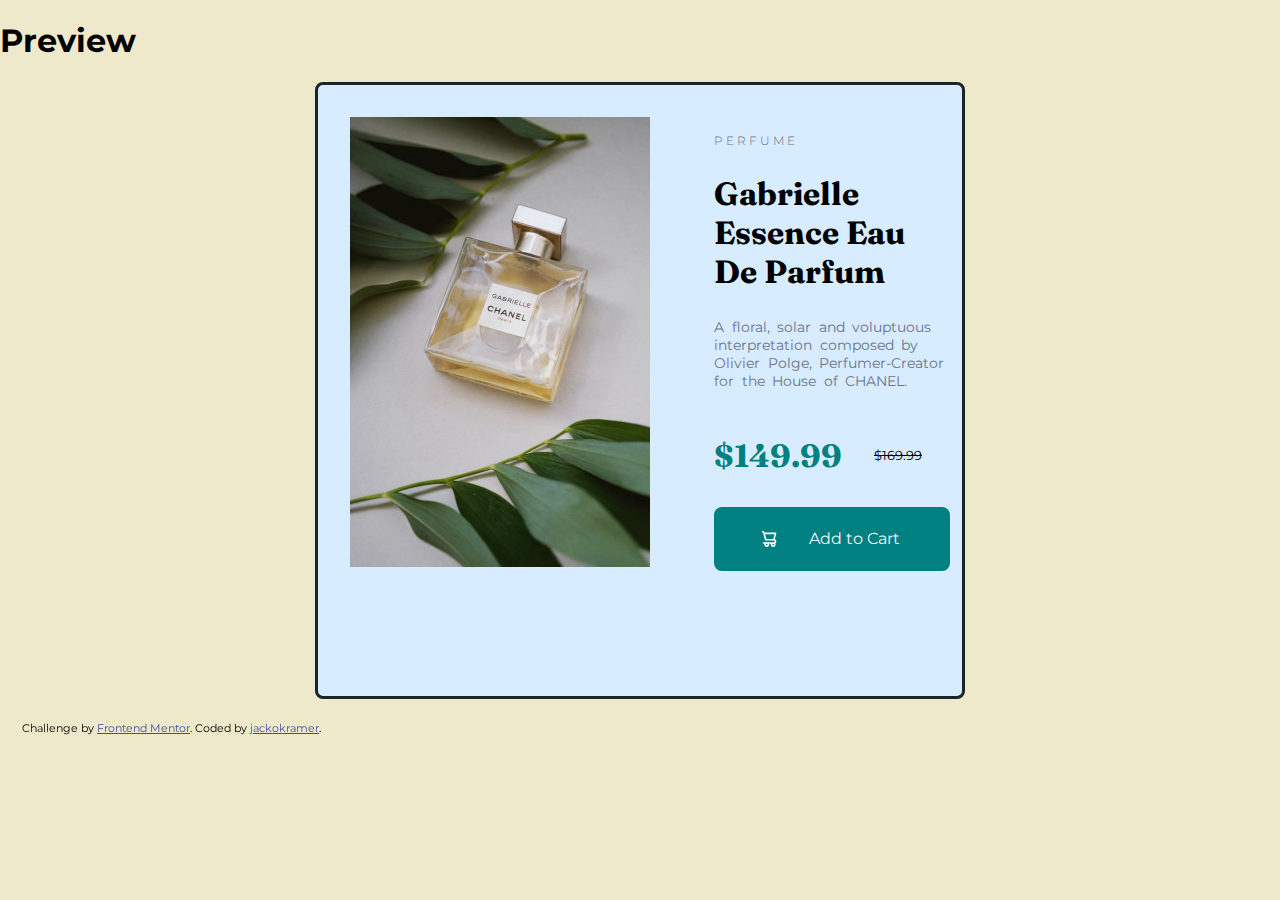
<file: product-preview-card-component-main/index.html>
<!DOCTYPE html>
<html lang="en">
<head>
  <meta charset="UTF-8">
  <meta name="viewport" content="width=device-width, initial-scale=1.0"> <!-- displays site properly based on user's device -->

  <link rel="icon" type="image/png" sizes="32x32" href="./images/favicon-32x32.png">
  <link rel="stylesheet" href="style.css">
  <link rel="preconnect" href="https://fonts.googleapis.com">
  <link rel="preconnect" href="https://fonts.gstatic.com" crossorigin>
  <link
    href="https://fonts.googleapis.com/css2?family=Fraunces:opsz,wght@9..144,500;9..144,700&family=Montserrat:wght@500;700&display=swap"
    rel="stylesheet">

  <title>Frontend Mentor | Product preview card component</title>

</head>
<body>

  <h1>Preview</h1>
  <div class="container">
    <div class="part-1">
      <img class="perfume-img" src="images/image-product-desktop.jpg" alt="desktop-img">

      <!-- <img class="mobile-perfume-img" src="images/image-product-mobile.jpg" alt="mobile-img"> -->
    </div>
    <div class="part-2">
      <h4>Perfume</h4>
      <h2>Gabrielle Essence Eau De Parfum</h2>

      <p class="descriptxt">A floral, solar and voluptuous interpretation composed by Olivier Polge,
      Perfumer-Creator for the House of CHANEL.</p>
      <div class="price">
        <h3 class="new-price">$149.99</h3>
        <p class="original-price">$169.99</p>
    </div>
<a class="btn"><img class="icon" src="images/icon-cart.svg"/><p class="btn-text">Add to Cart</p></a>
</div>









</div>
  <div class="attribution">
    Challenge by <a href="https://www.frontendmentor.io?ref=challenge" target="_blank">Frontend Mentor</a>.
    Coded by <a href="#">jackokramer</a>.
  </div>
</body>
</html>
</file>
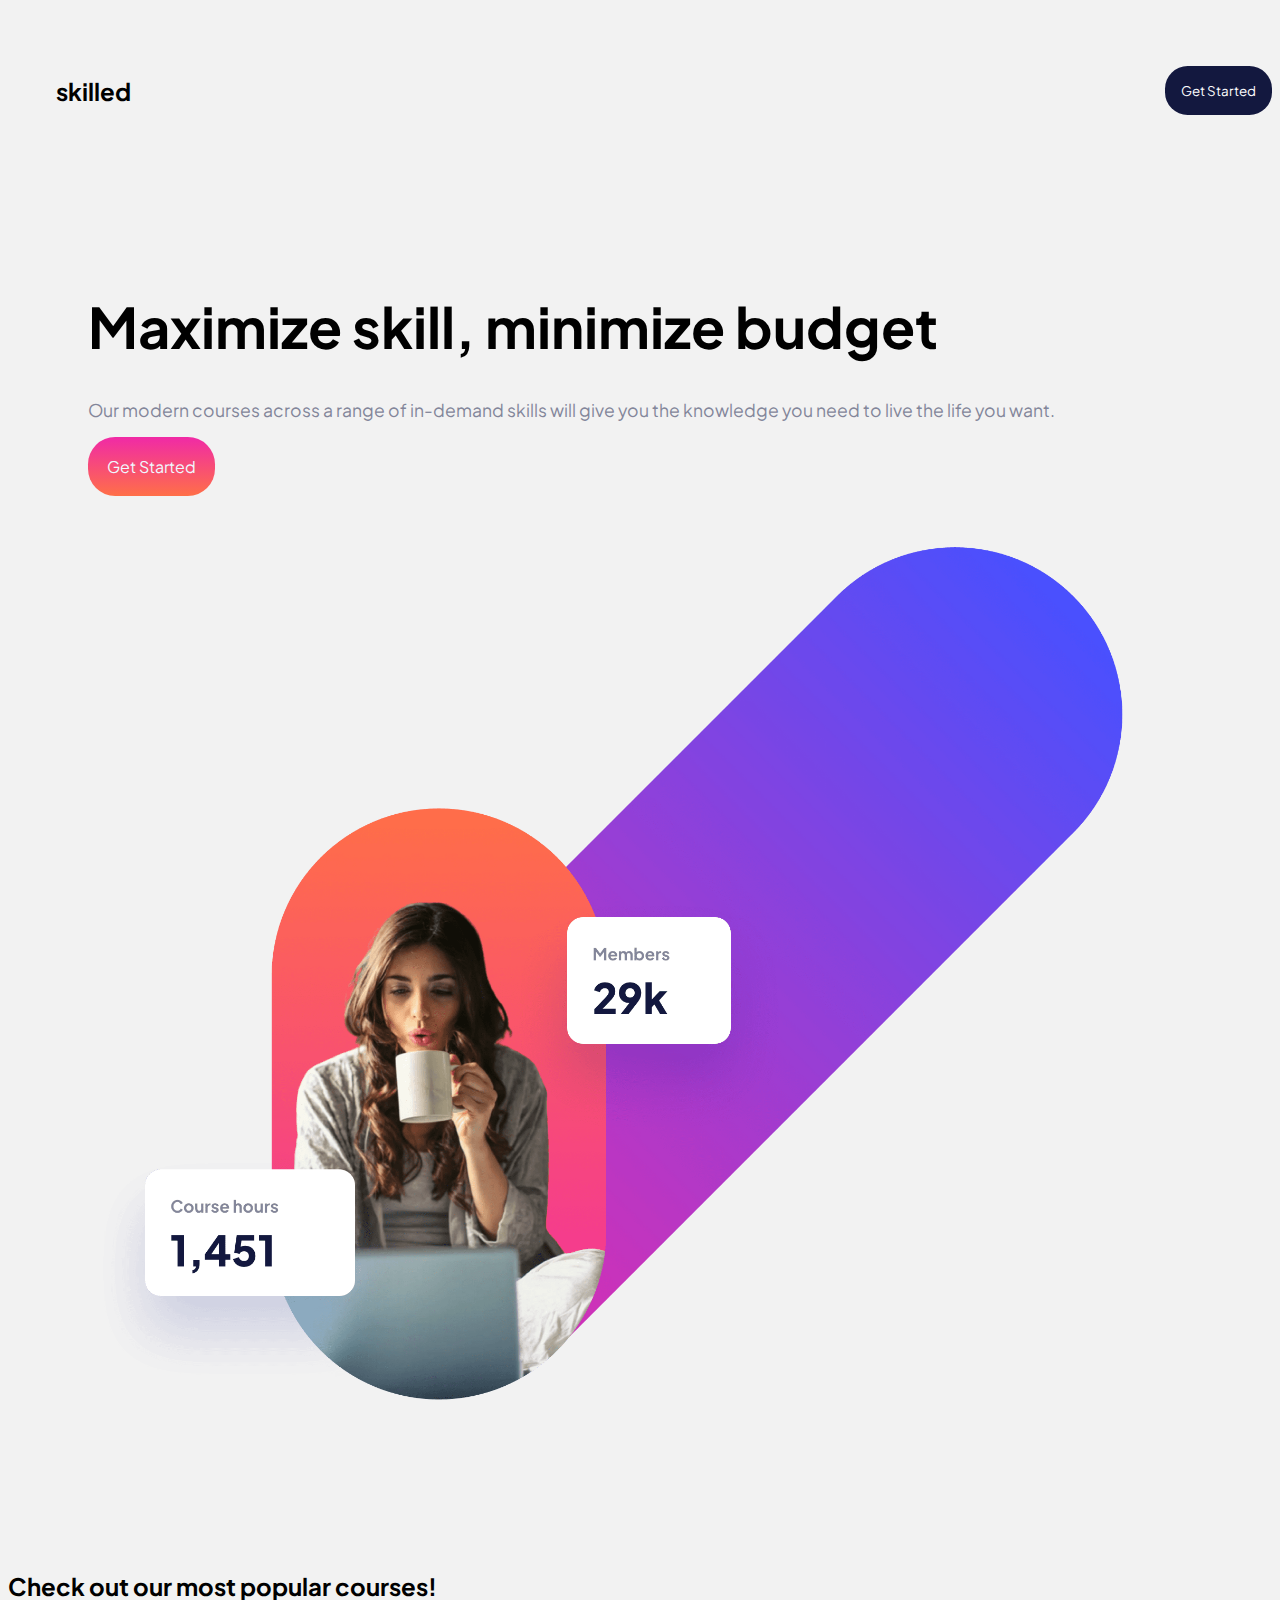
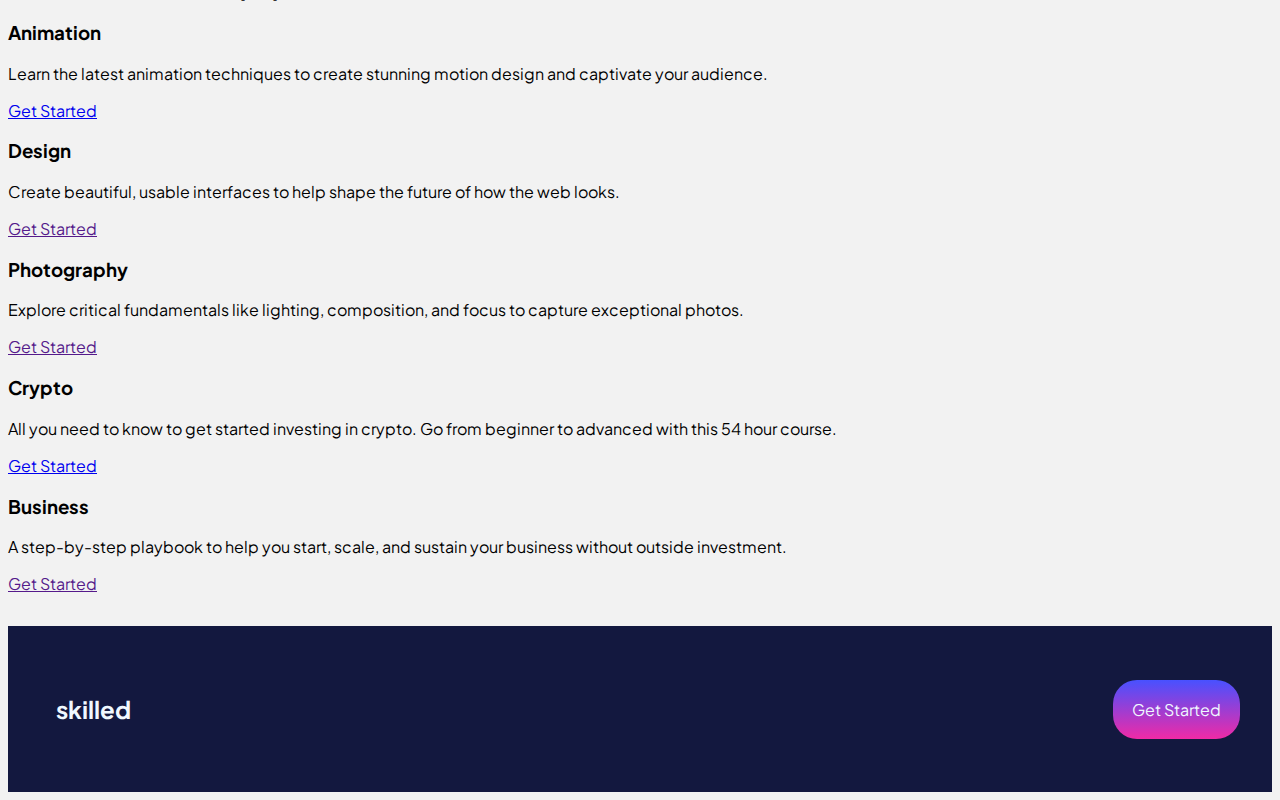
<file: skilled-elearning-landing-page/starter-code/index.html>
<!DOCTYPE html>
<html lang="en">
<head>
  <meta charset="UTF-8">
  <meta name="viewport" content="width=device-width, initial-scale=1.0">

  <link rel="icon" type="image/png" sizes="32x32" href="./assets/favicon-32x32.png">
  <link rel="stylesheet" href="style.css">
  <link rel="preconnect" href="https://fonts.googleapis.com">
  <link rel="preconnect" href="https://fonts.gstatic.com" crossorigin>
  <link href="https://fonts.googleapis.com/css2?family=Plus+Jakarta+Sans:wght@800&display=swap" rel="stylesheet">
  <title>Frontend Mentor | Skilled e-learning landing page</title>
</head>
<body>
<header>
  <div class="side1">
    <h2 class="skilled">skilled</h2>
  </div>
  <button class="btn btn-header">Get Started</button>
</header>
<section class="section-1">
  <div class="part-1">
  <h1 class="main-title">Maximize skill, minimize budget</h1>

  <p class="main-text">Our modern courses across a range of in-demand skills will give you the
  knowledge you need to live the life you want.</p>

  <a href="#" class="btn main-btn">Get Started</a>
  </div>
  <div class="part-2">
    <img src="./assets/image-hero-desktop@2x.png" alt="girl-code">
  </div>
</section>
<section class="grid">
  <div class="box">
  <h2 class="popular">Check out our most popular courses!</h2>
  </div>

  <div class="box">
    <h3>Animation</h3>
      <p>Learn the latest animation techniques to create stunning motion
      design and captivate your audience.</p>
      <a href="#" class="link">Get Started</a>
  </div>
  <div class="box">
    <h3>Design</h3>
      <p>Create beautiful, usable interfaces to help shape the future of
      how the web looks.</p>
      <a href="" class="link">Get Started</a>
  </div>
  <div class="box">
    <h3>Photography</h3>
      <p>Explore critical fundamentals like lighting, composition, and focus
      to capture exceptional photos.</p>
    <a href="" class="link">Get Started</a>
  </div>
  <div class="box">
    <h3>Crypto</h3>
      <p>All you need to know to get started investing in crypto. Go from beginner
      to advanced with this 54 hour course.</p>
    <a href="#" class="link">Get Started</a>
  </div>
  <div class="box">
    <h3>Business</h3>
      <p>A step-by-step playbook to help you start, scale, and sustain your business
      without outside investment.</p>
    <a href="" class="link">Get Started</a>
  </div>
</section>
<footer>
  <h2 class="skilled2">skilled</h2>

  <a href="#" class="btn link2">Get Started</a>
</footer>
</body>
</html>
</file>
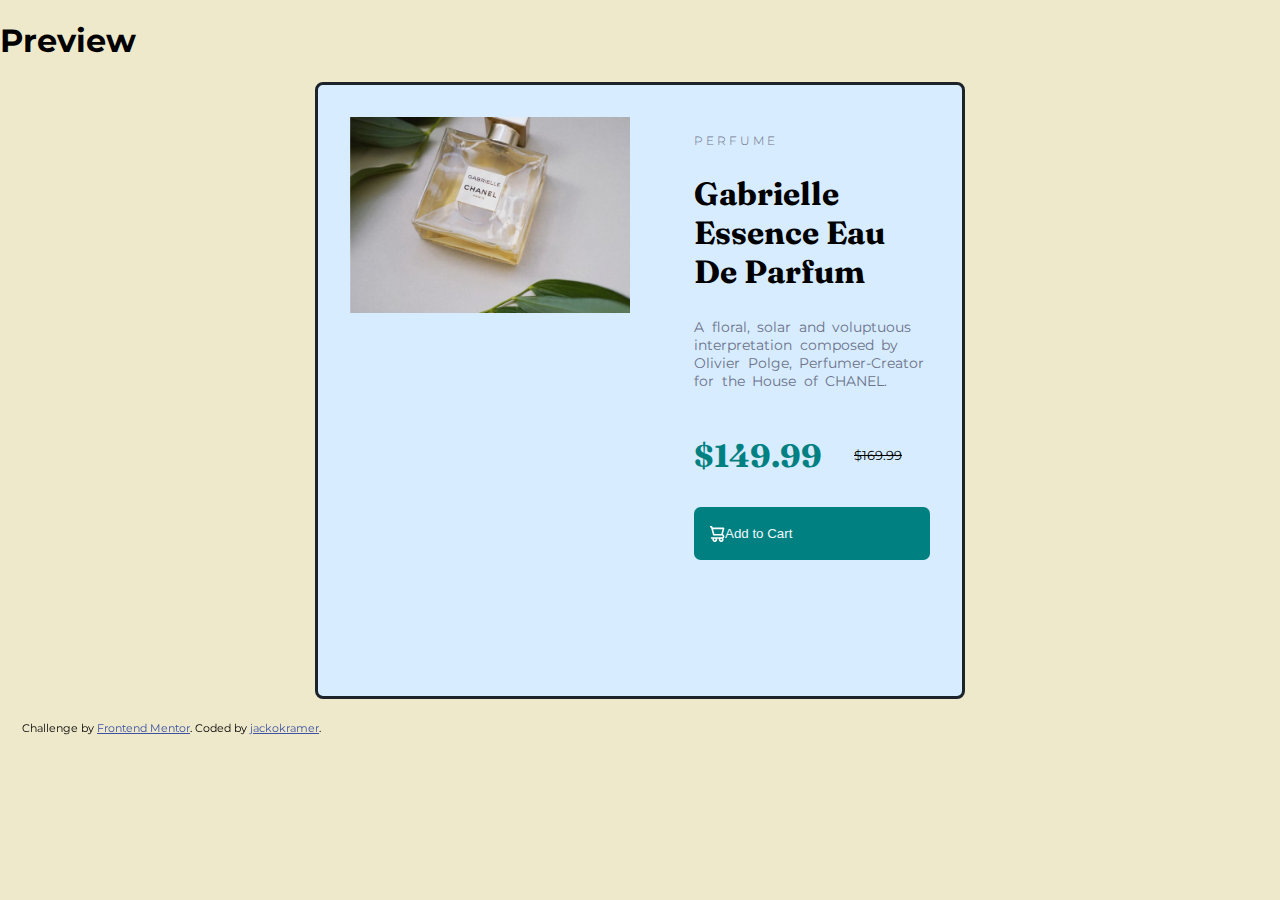
<file: product-preview-card-component-main/mobile.html>
<!DOCTYPE html>
<html lang="en">

<head>
    <meta charset="UTF-8">
    <meta name="viewport" content="width=device-width, initial-scale=1.0">
    <!-- displays site properly based on user's device -->

    <link rel="icon" type="image/png" sizes="32x32" href="./images/favicon-32x32.png">
    <link rel="stylesheet" href="style.css">
    <link rel="preconnect" href="https://fonts.googleapis.com">
    <link rel="preconnect" href="https://fonts.gstatic.com" crossorigin>
    <link
        href="https://fonts.googleapis.com/css2?family=Fraunces:opsz,wght@9..144,500;9..144,700&family=Montserrat:wght@500;700&display=swap"
        rel="stylesheet">

    <title>Frontend Mentor | Product preview card component</title>

</head>

<body>

    <h1>Preview</h1>
    <div class="container">
        <div class="part-1">
            <!-- <img class="perfume-img" src="images/image-product-desktop.jpg" alt="desktop-img"> -->

            <img class="mobile-perfume-img" src="images/image-product-mobile.jpg" alt="mobile-img">
        </div>
        <div class="part-2">
            <h4>Perfume</h4>
            <h2>Gabrielle Essence Eau De Parfum</h2>

            <p class="descriptxt">A floral, solar and voluptuous interpretation composed by Olivier Polge,
                Perfumer-Creator for the House of CHANEL.</p>
            <div class="price">
                <h3 class="new-price">$149.99</h3>
                <p class="original-price">$169.99</p>
            </div>
            <button class="btn"><img src="images/icon-cart.svg" />Add to Cart</button>
        </div>









    </div>
    <div class="attribution">
        Challenge by <a href="https://www.frontendmentor.io?ref=challenge" target="_blank">Frontend Mentor</a>.
        Coded by <a href="#">jackokramer</a>.
    </div>
</body>

</html>
</file>
<file: product-preview-card-component-main/style.css>
*{
    box-sizing: border-box;
}

:root{
    --teal: #008080;
    --light-grey: #D3D3D3;
    --gun-metal: #1C232B;
    --Aurometal-saurus: #6C7289;
    --beige:#EEE9cb;
    --alice-blue: #d7ecff;

}

body{
    margin:0;
    padding: 0;
    font-family: 'Fraunces', serif;
    font-family: 'Montserrat', sans-serif;
    background: var(--beige);
}
h4{
    color: var(--Aurometal-saurus);
    text-transform: uppercase;
    font-family: 'Montserrat', sans-serif;
    font-size: 12px;
    font-weight: 300;
    letter-spacing: 3px;
}

h2{
    font-family: 'Fraunces', serif;
    font-size: 32px;
}
.descriptxt{
    font-family: 'Montserrat', sans-serif;
    font-size: 14px;
    color: var(--Aurometal-saurus);
}
.container{
    display: block;
    margin: 0 auto;
    max-width: 1750px;
    max-height: 850px;
    border: 2px solid #000;
    border-radius: 8px;
    background: var(--alice-blue);

}



.mobile-perfume-img{
    max-width: 100%;
    /* display: block; */
}
.part1,.part-2{
    padding: 2em;
    height: 611px;
    width: 343px;
}



.price{
    display: flex;
    align-items: center;
    /* justify-content: space-between; */
}
.new-price{
    font-size: 32px;
    color: var(--teal);
    font-family: 'Fraunces', serif;
    font-weight: 700;
}
.original-price{
    text-decoration: line-through;
    margin-left: 1em;
    font-family: 'Montserrat', sans-serif;
    font-size: 13px;
}

.btn{
    background: var(--teal);
    color: aliceblue;
    text-decoration: none;
    /* text-align: center; */
    border: none;
    width: 236px;
    height: 4em;
    border-radius: .5em;
    display: inline-flex;
    align-items: center;
    cursor: pointer;
    padding: 1rem;
    /* margin-left: 1em; */
}

.btn-text, .icon{
    text-align: center;
    margin-left: 2rem;
}


.btn:hover{
    background: #1A4032;
}


/*  */


 .attribution {
    padding: 2em;
    position: fixed;
     font-size: 11px;
     text-align: center;
 }

 .attribution a {
     color: hsl(228, 45%, 44%);
 }

 @media(min-width:800px){
    .container {
        display: flex;
        flex: row;
        max-width: 650px;
        max-height: 650px;
        border:#1C232B 3px solid;
        }

    .mobile-perfume-img {
        max-width: 100%;
        max-height: 300vh;
        }
    .perfume-img{
        width: 300px;
        height: 450px;
    }
    .original-price {
        margin-left: 2rem;
        }
        .descriptxt{
            word-spacing: .25em;
        }
        .part-1,.part-2 {
            padding: 2em;
        }
 }
</file>
<file: skilled-elearning-landing-page/starter-code/style.css>
*{
    box-sizing: border-box;
    font-family: 'Plus Jakarta Sans', sans-serif;
}

:root{
    --background:#F2f2f2;
    --blue-gray: #666CA3;
    --dark-shark:#13183f;
    --slate-grey:#83869A;
    --pinkie: #ffa7c3;
    --white: #fff;
    --magenta: #f74780;
    /* gradients */
    --grade1: linear-gradient(#F02AA6, #FF6F48);
    --grade2: linear-gradient(#4851ff, #f02AA6);
    /* font */
    --fonts: 'Plus Jakarta Sans', sans-serif;
}

body{
    background: #f2f2f2;
    max-width: 1440px;
}
img{
    width: 100%;
    height: auto;
}
/* begin header */
header{
    display: flex;
    justify-content: space-between;
    align-items: center;
}

.skilled, .skilled2{
    padding: 2em;
    font-size: 1.5em;
}

.skilled2 {
   color: aliceblue;
}

.btn{
    border: none;
    padding: 1.2em;
    border-radius: 1.7em;
    text-decoration: none;
}
.btn-header{
    background: var(--dark-shark);
    color: #fff;
    /* position: absolute; */
}
/* end header */
/* section 1 */
.section-1{
    display: block;
    justify-content: space-between;
    align-items: center;
    padding: 5em;
    }
/* main */
.main-title{
    font-size: 3.5rem;
}
.main-text{
    font-size: 1.1rem;
    color:var(--slate-grey);
    margin-bottom: 2em;;
}
.main-btn{
    color: aliceblue;
    background: var(--grade1);
    padding: 1.2em;
    height: 4em;
    width: 10.4rem;
    border-radius: 1.7em;
}

/* end main */

/* grid */

/* grid end */

/* footer start */
footer{
    display: flex;
    justify-content: space-between;
    align-items: center;
    margin-top: 2rem;
    background-color: var(--dark-shark);
}
.link2{
    color: aliceblue;
    text-decoration: none;
    padding: 1.2em;
    background: var(--grade2);
    border-radius: 1.5rem;
    margin-right: 2rem;
}
/* footer end */

.btn-header:hover, .main-btn:hover, .link2:hover{
    opacity: 75%;
}

/* tablet breakpoint */
@media(min-width:(375px)) {
    header{
        padding: 5em;
    }
    .section-1 {
        display: flex;
        justify-content: space-between;
        align-items: center;
        }
    .part-1 {
        width: 70%;
        }
    .part-2 {

        }
    footer {
        display: flex;
        justify-content: space-between;
        align-items: center;
        height:120px;
    }

}
/* desktop breakpoint */
@media(min-width:(768px)){
    .part-1 {
        max-width: 70%;
        }
    .part-2 {

    }
    .section-1 {
        display: flex;
        justify-content: space-between;
        align-items: center;
    }
}
</file>
